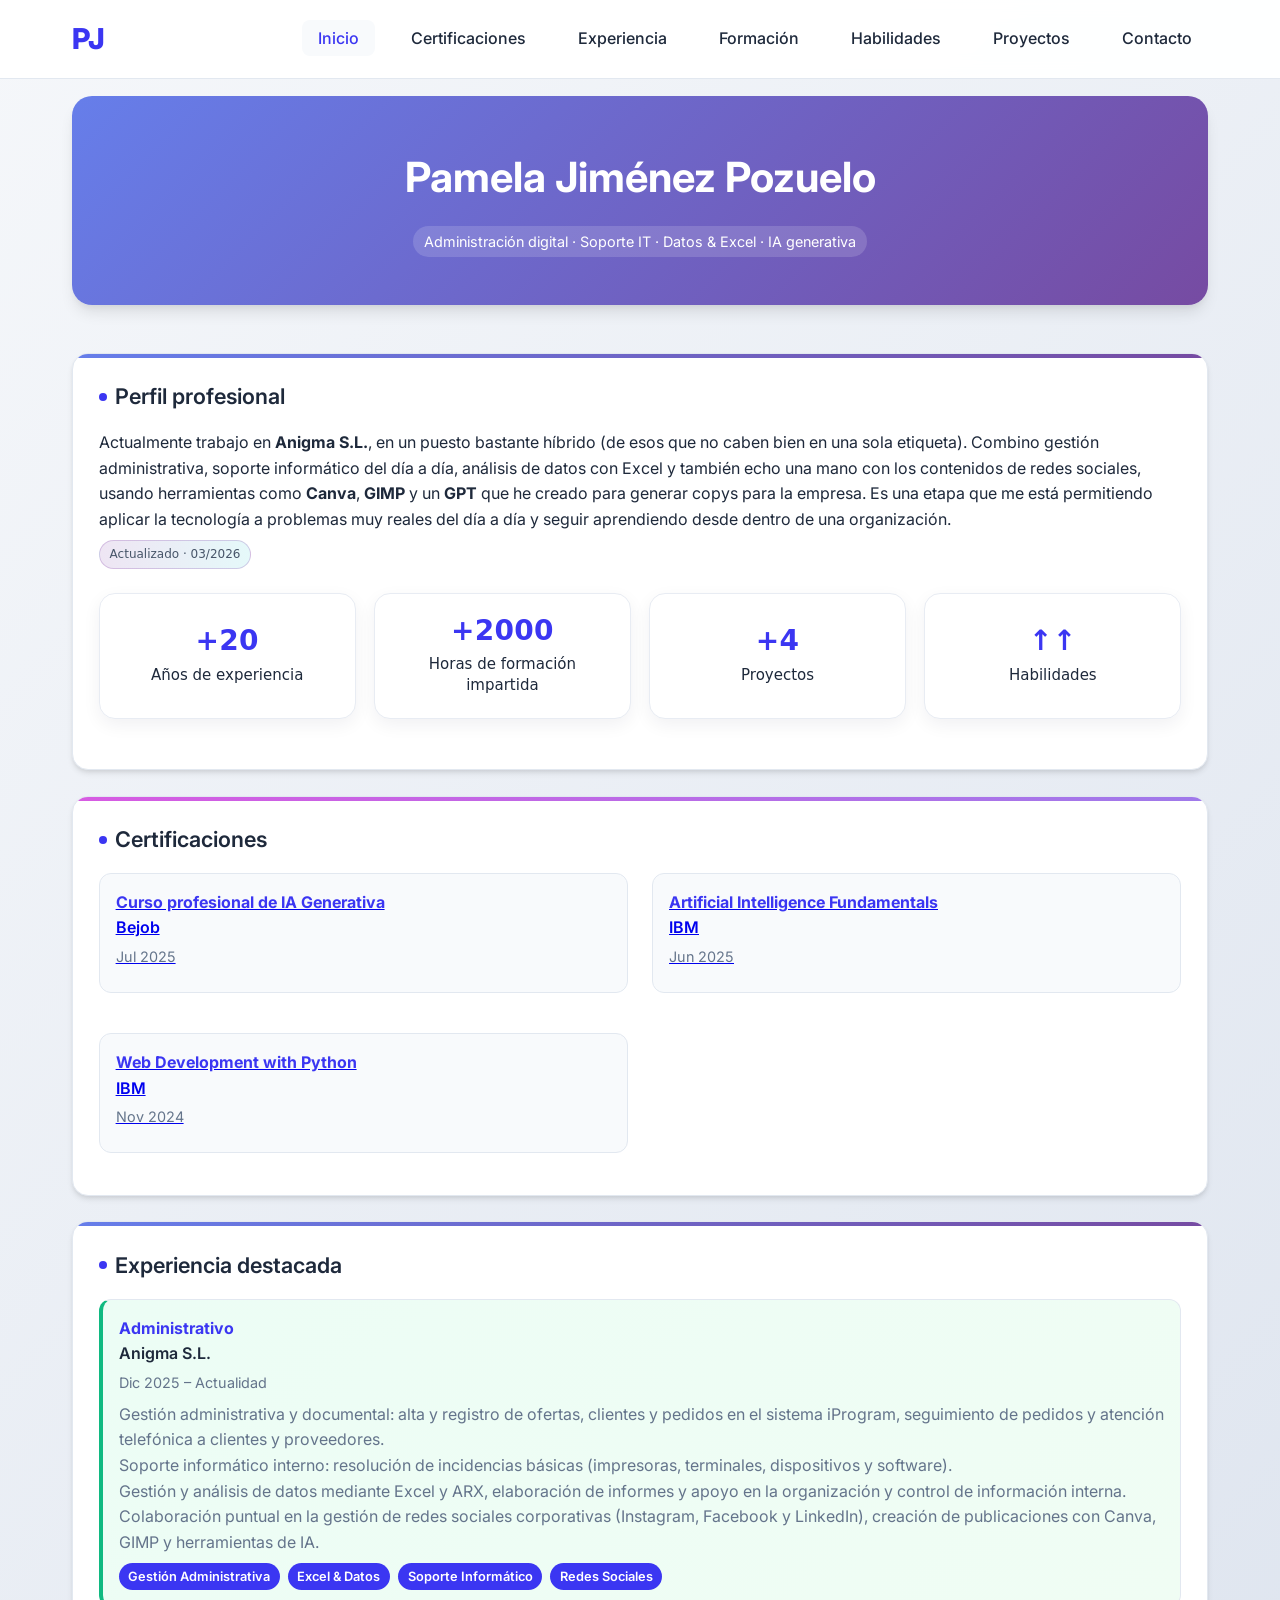
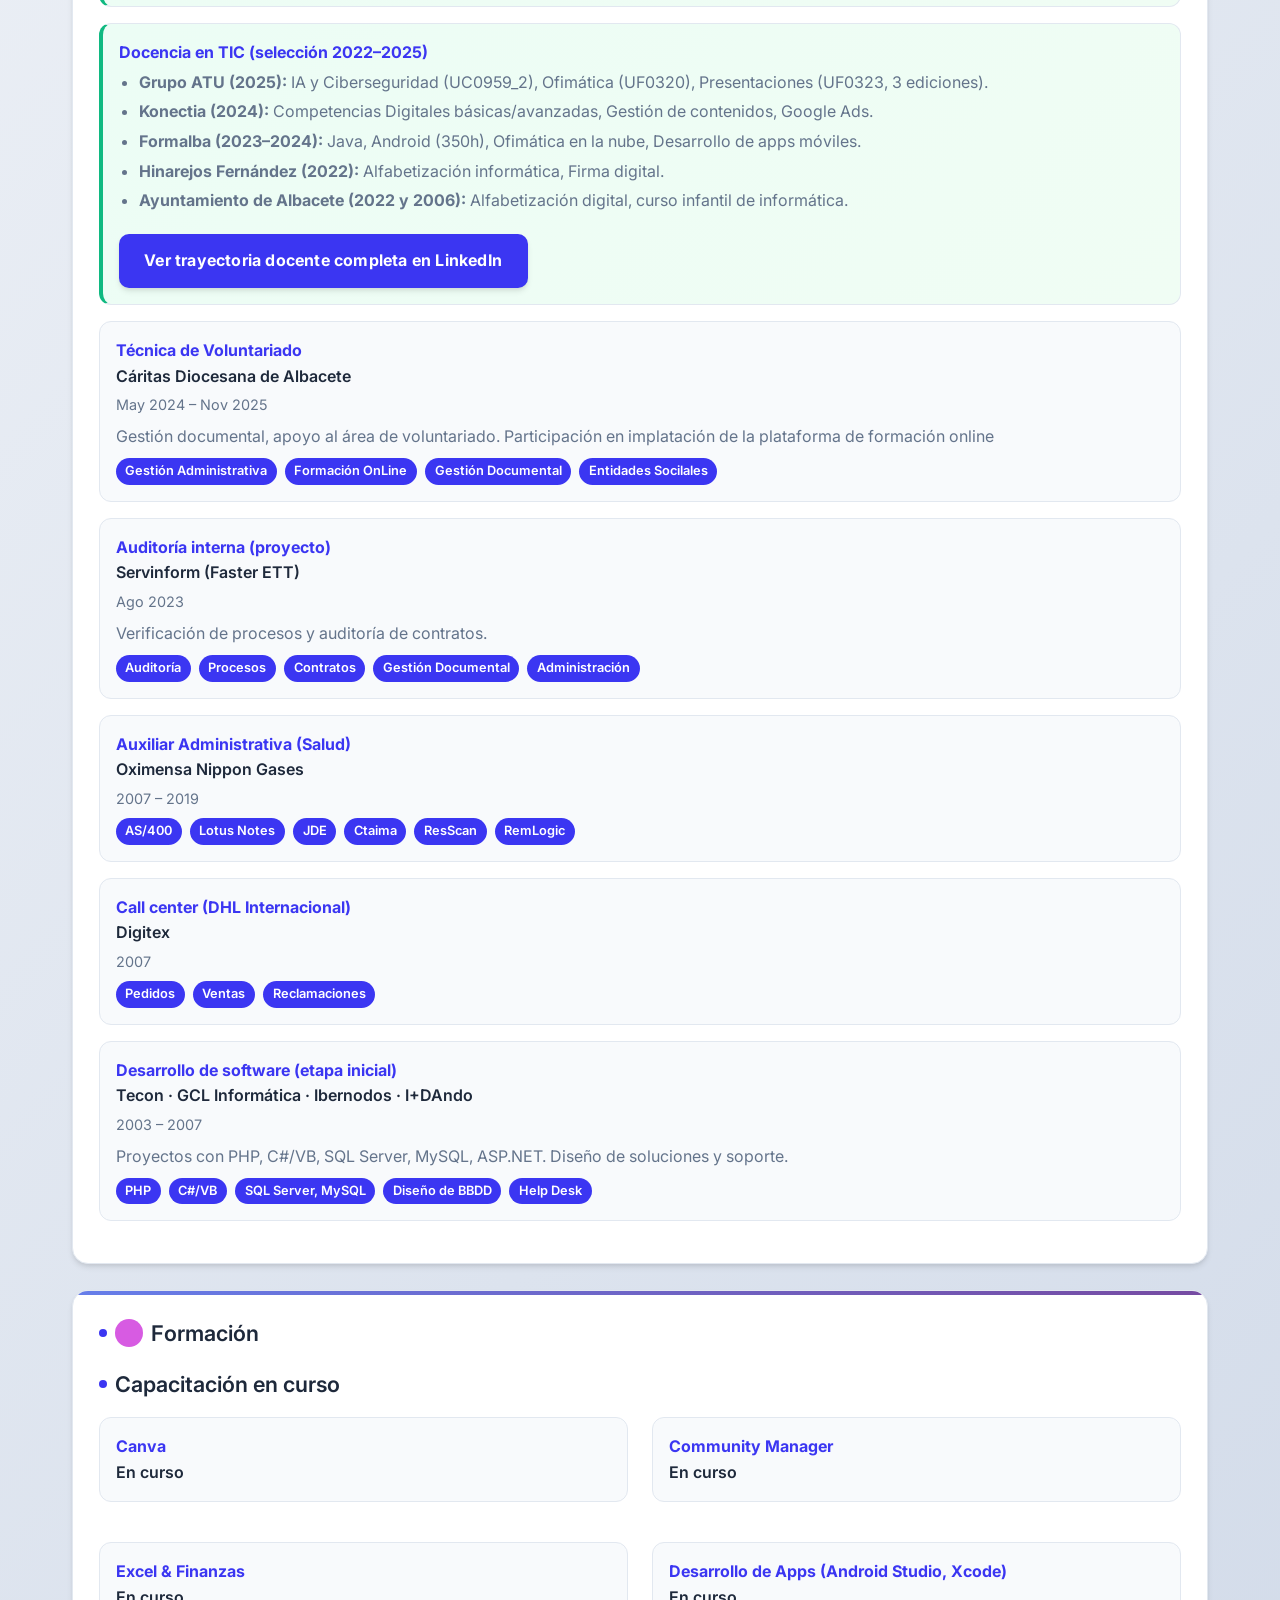
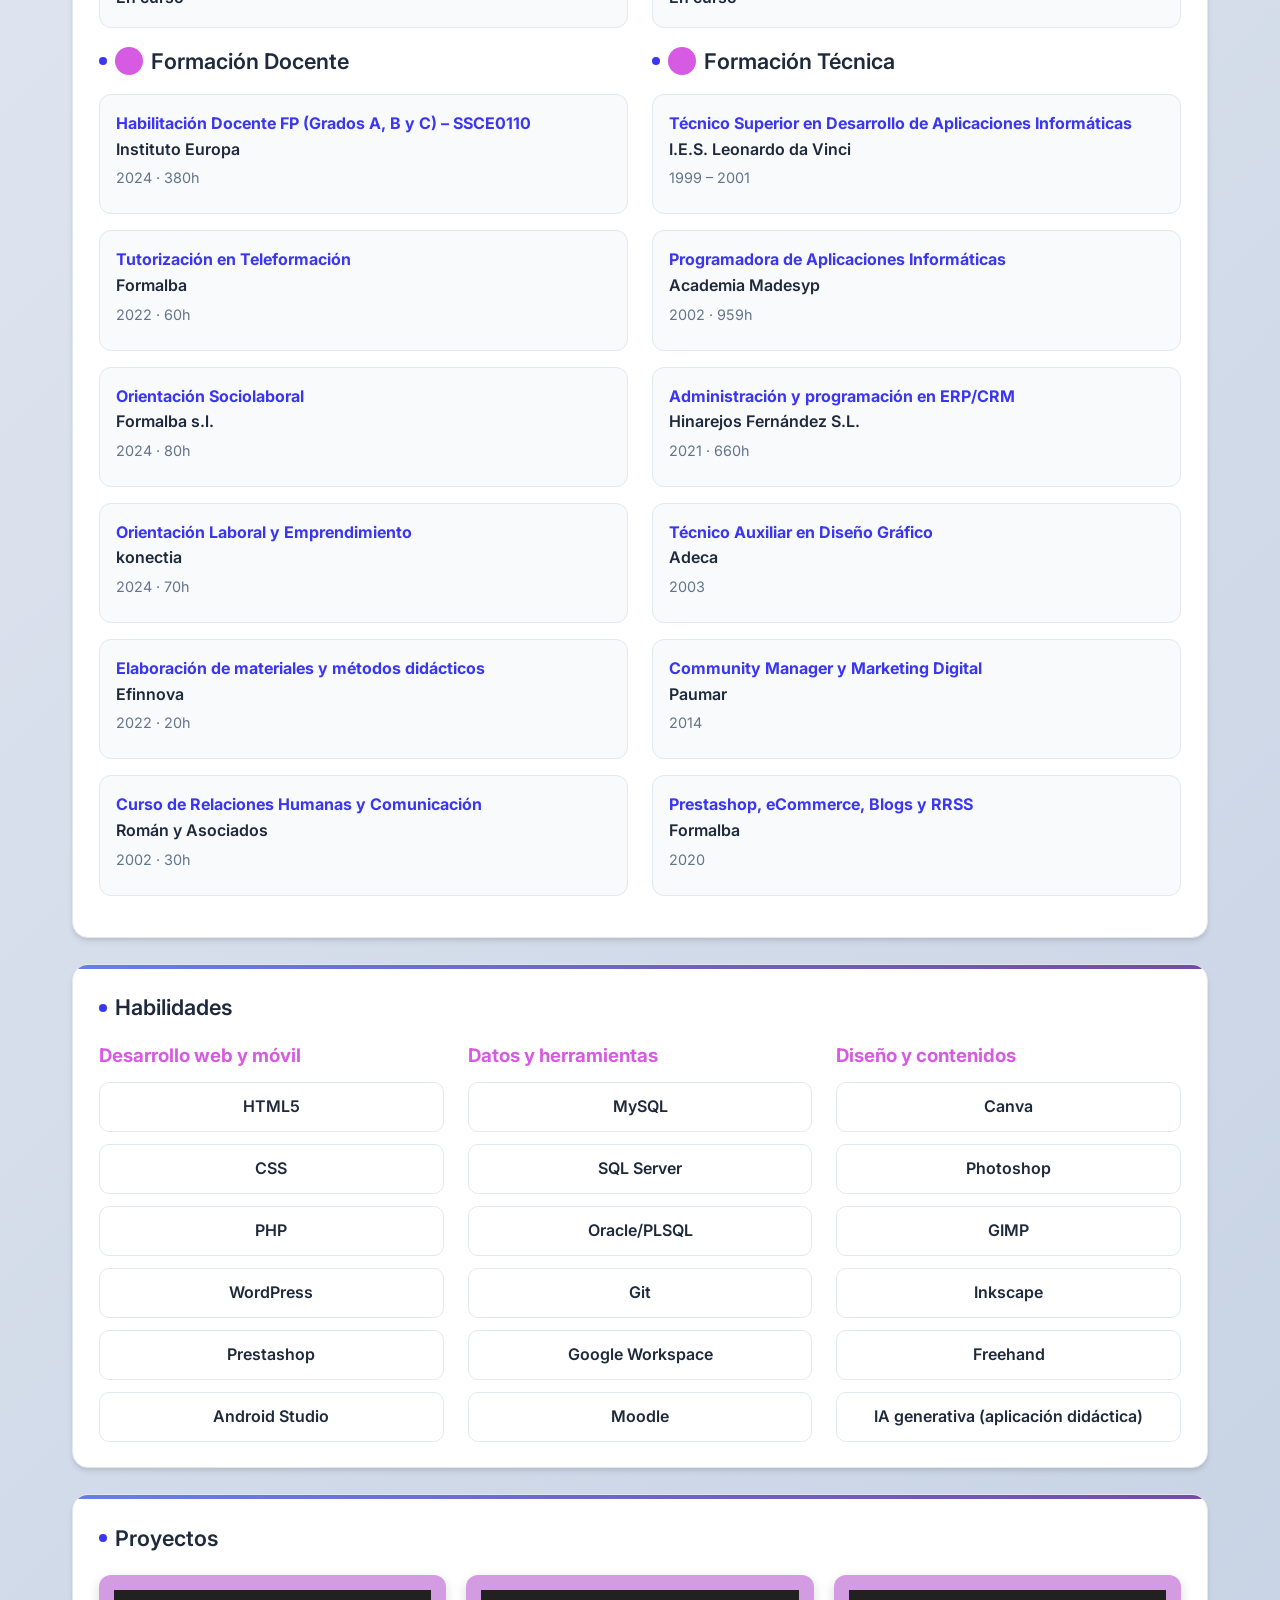
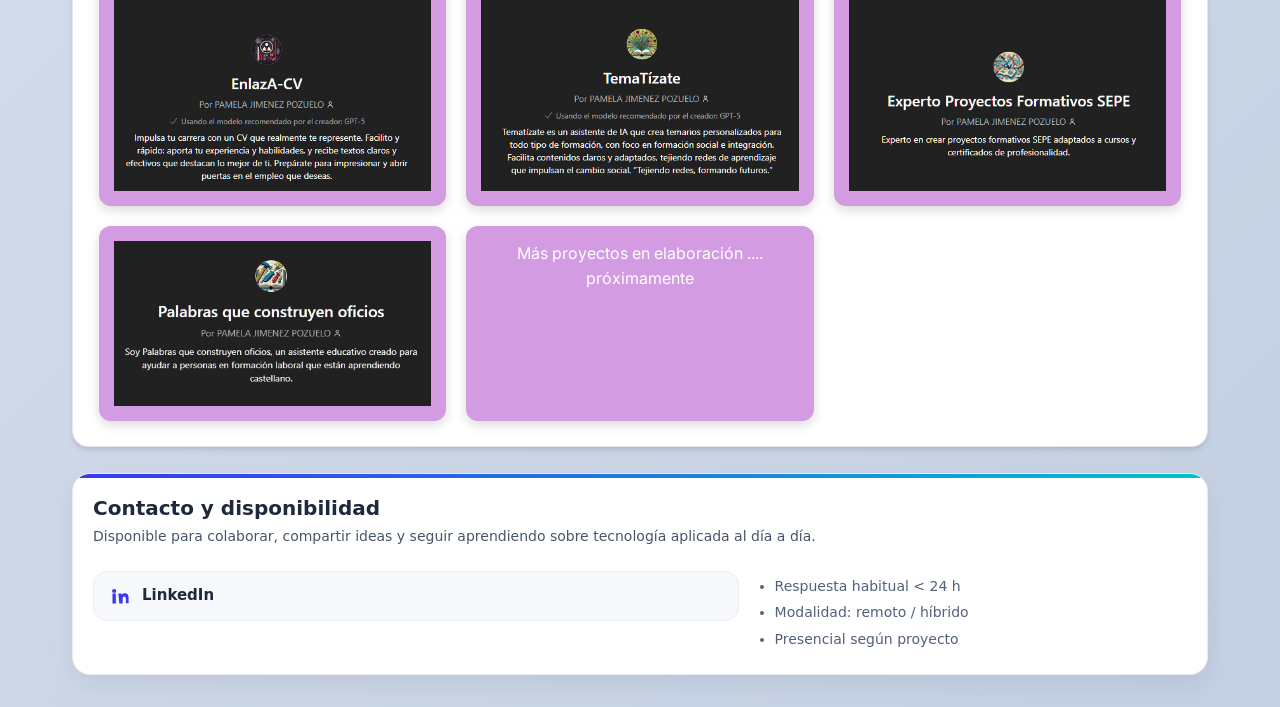
<file: index.html>
<!DOCTYPE html>
<html lang="es">
<head>
  <meta charset="utf-8" />
  <meta name="viewport" content="width=device-width, initial-scale=1" />
  <title>Pamela Jiménez Pozuelo – Tecnología, datos y soluciones digitales</title>
  <meta name="description" content="Docente TIC y desarrolladora. IA generativa aplicada a la formación, desarrollo web/móvil y competencias digitales. 12+ años de experiencia. Disponible para proyectos.">
  <link href="https://fonts.googleapis.com/css2?family=Inter:wght@300;400;500;600;700&display=swap" rel="stylesheet">
  <link rel="stylesheet" href="styles.css" />
</head>
<body>
  <!-- NAV -->
  <nav class="navbar" id="navbar">
    <div class="nav-container">
      <a class="nav-logo pj-logo" href="#inicio">PJ</a>
      <ul class="nav-menu" id="nav-menu">
        <li><a class="nav-link" href="#inicio">Inicio</a></li>
		<li><a class="nav-link" href="#certificaciones">Certificaciones</a></li>
        <li><a class="nav-link" href="#experiencia">Experiencia</a></li>
        <li><a class="nav-link" href="#formacion">Formación</a></li>
        <li><a class="nav-link" href="#habilidades">Habilidades</a></li>
        <li><a class="nav-link" href="#proyectos">Proyectos</a></li>
		<li><a class="nav-link" href="#contacto">Contacto</a></li>
      </ul>
      <div class="nav-toggle" id="nav-toggle"><span></span><span></span><span></span></div>
    </div>
  </nav>

  <main class="container">
    <!-- HEADER -->
    <header id="inicio" class="header fade">
      <h1>Pamela Jiménez Pozuelo</h1>
     <!-- <p class="subtitle">Docencia TIC • Desarrollo de Aplicaciones • Diseño Web</p> -->
      <span class="kicker">Administración digital · Soporte IT · Datos & Excel · IA generativa</span>
    </header>

    <!-- PERFIL -->
    <section class="card fade">
      <h2 class="card-title">Perfil profesional</h2>
     <p> Actualmente trabajo en <strong>Anigma S.L.</strong>, en un puesto bastante híbrido
  (de esos que no caben bien en una sola etiqueta). Combino gestión administrativa,
  soporte informático del día a día, análisis de datos con Excel y también echo una mano
  con los contenidos de redes sociales, usando herramientas como <strong>Canva</strong>,
  <strong>GIMP</strong> y un <strong>GPT</strong> que he creado para generar copys para la empresa.
  Es una etapa que me está permitiendo aplicar la tecnología a problemas muy reales del día a día
  y seguir aprendiendo desde dentro de una organización.
</p>
	  
	  <!-- KPI -->
      <!-- Meta de actualización (discreta, arriba del todo) -->
<div class="site-updated" aria-label="Fecha de última actualización">
  Actualizado · 03/2026
</div>

<section class="kpis" aria-label="Resumen de trayectoria">
  <!-- Años de experiencia → Experiencia laboral -->
  <a class="kpi-card" href="#experiencia-laboral">
    <span class="kpi-number">+20</span>
    <span class="kpi-label">Años de experiencia</span>
  </a>

  <!-- Horas de formación → Experiencia docente -->
  <a class="kpi-card" href="#experiencia-docente">
    <span class="kpi-number">+2000</span>
    <span class="kpi-label">Horas de formación impartida</span>
  </a>

  <!-- Proyectos (GPT, etc.) -->
  <a class="kpi-card" href="#proyectos">
    <span class="kpi-number">+4</span>
    <span class="kpi-label">Proyectos</span>
  </a>

  <!-- Habilidades -->
  <a class="kpi-card" href="#habilidades">
    <span class="kpi-number">↑↑</span>
    <span class="kpi-label">Habilidades</span>
  </a>
</section>


    </section>
	
	<!-- CERTIFICACIONES -->
    <section id="certificaciones" class="card fade accent">
      <h2 class="card-title">Certificaciones</h2>
      <div class="grid two-col">
      <a href="#img1"><div class="experience-item">
          <div class="experience-title">Curso profesional de IA Generativa</div>
          <div class="experience-company">Bejob</div>
          <div class="experience-date">Jul 2025</div>
        </div></a>
	  <a href="https://www.credly.com/badges/7135f47f-0c26-49b2-8541-747163eec8c2/public_url" target="_blank"> <div class="experience-item">
         <div class="experience-title">Artificial Intelligence Fundamentals</div>
          <div class="experience-company">IBM</div>
          <div class="experience-date">Jun 2025</div>
        </div></a>
       <a href="https://www.credly.com/badges/a70a8a11-ea94-4ce7-97e8-737c3f99f45d/public_url" target="_blank" <div class="experience-item">
          <div class="experience-title">Web Development with Python</div>
          <div class="experience-company">IBM</div>
          <div class="experience-date">Nov 2024</div>
        </div></a>
      </div>
  <!-- Modal oculto -->
		
		<div id="img1" class="modal">
			<a href="#" class="close">×</a>
			<img src="img/iadiploma.jpg" alt="Proyecto PDF">
		</div>
    </section>

    <!-- EXPERIENCIA -->
    <section id="experiencia-docente" class="card fade">
      <h2 class="card-title">Experiencia destacada</h2>
  <!-- anigma -->
	  <div class="experience-item current">
        <div class="experience-title">Administrativo</div>
        <div class="experience-company">Anigma S.L.</div>
        <div class="experience-date">Dic 2025 – Actualidad</div>
        <div class="experience-description">Gestión administrativa y documental: alta y registro de ofertas, clientes y pedidos en el sistema iProgram, seguimiento de pedidos y atención telefónica a clientes y proveedores.
<br/>Soporte informático interno: resolución de incidencias básicas (impresoras, terminales, dispositivos y software).<br/>
Gestión y análisis de datos mediante Excel y ARX, elaboración de informes y apoyo en la organización y control de información interna.<br/>
Colaboración puntual en la gestión de redes sociales corporativas (Instagram, Facebook y LinkedIn), creación de publicaciones con Canva, GIMP y herramientas de IA.</div>
		<div class="tech-list">
          <span class="tech-tag">Gestión Administrativa</span><span class="tech-tag">Excel & Datos</span><span class="tech-tag">Soporte Informático</span><span class="tech-tag">Redes Sociales</span>
        </div>
      </div>
      <!-- Docencia resumida + CTA a LinkedIn -->
      <div class="experience-item current">
        <div class="experience-title">Docencia en TIC (selección 2022–2025)</div>
        <div class="experience-description">
          <ul class="clean">
            <li><strong>Grupo ATU (2025):</strong> IA y Ciberseguridad (UC0959_2), Ofimática (UF0320), Presentaciones (UF0323, 3 ediciones).</li>
            <li><strong>Konectia (2024):</strong> Competencias Digitales básicas/avanzadas, Gestión de contenidos, Google Ads.</li>
            <li><strong>Formalba (2023–2024):</strong> Java, Android (350h), Ofimática en la nube, Desarrollo de apps móviles.</li>
            <li><strong>Hinarejos Fernández (2022):</strong> Alfabetización informática, Firma digital.</li>
            <li><strong>Ayuntamiento de Albacete (2022 y 2006):</strong> Alfabetización digital, curso infantil de informática.</li>
          </ul>
        </div>
        <a href="https://www.linkedin.com/in/pamela-j-b5602755/" class="btn-primary" target="_blank" rel="noopener">
          Ver trayectoria docente completa en LinkedIn
        </a>
      </div>
  
  <!-- Otros puestos -->
	 <div class="experience-item">
        <div class="experience-title">Técnica de Voluntariado</div>
        <div class="experience-company">Cáritas Diocesana de Albacete</div>
        <div class="experience-date">May 2024 – Nov 2025</div>
        <div class="experience-description">Gestión documental, apoyo al área de voluntariado. Participación en implatación de la plataforma de formación online</div>
		<div class="tech-list">
          <span class="tech-tag">Gestión Administrativa</span><span class="tech-tag">Formación OnLine</span><span class="tech-tag">Gestión Documental</span><span class="tech-tag">Entidades Socilales</span>
        </div>
	 </div>
      	  
      <div class="experience-item">
        <div class="experience-title">Auditoría interna (proyecto)</div>
        <div class="experience-company">Servinform (Faster ETT)</div>
        <div class="experience-date">Ago 2023</div>
        <div class="experience-description">Verificación de procesos y auditoría de contratos.</div>
		<div class="tech-list">
          <span class="tech-tag">Auditoría</span><span class="tech-tag">Procesos</span><span class="tech-tag">Contratos</span>
          <span class="tech-tag">Gestión Documental</span><span class="tech-tag">Administración</span>
        </div>
      </div>

      <div class="experience-item">
        <div class="experience-title">Auxiliar Administrativa (Salud)</div>
        <div class="experience-company">Oximensa Nippon Gases</div>
        <div class="experience-date">2007 – 2019</div>
        <div class="tech-list">
          <span class="tech-tag">AS/400</span><span class="tech-tag">Lotus Notes</span><span class="tech-tag">JDE</span>
          <span class="tech-tag">Ctaima</span><span class="tech-tag">ResScan</span><span class="tech-tag">RemLogic</span>
        </div>
      </div>
	  <div class="experience-item">
        <div class="experience-title">Call center (DHL Internacional)</div>
        <div class="experience-company">Digitex</div>
        <div class="experience-date">2007</div>
        <div class="tech-list">
          <span class="tech-tag">Pedidos</span><span class="tech-tag">Ventas</span><span class="tech-tag">Reclamaciones</span>
        </div>
      </div>
      <div class="experience-item">
        <div class="experience-title">Desarrollo de software (etapa inicial)</div>
        <div class="experience-company">Tecon · GCL Informática · Ibernodos · I+DAndo</div>
        <div class="experience-date">2003 – 2007</div>
        <div class="experience-description">Proyectos con PHP, C#/VB, SQL Server, MySQL, ASP.NET. Diseño de soluciones y soporte.</div>
		<div class="tech-list">
          <span class="tech-tag">PHP</span><span class="tech-tag">C#/VB</span><span class="tech-tag">SQL Server, MySQL</span><span class="tech-tag">Diseño de BBDD</span><span class="tech-tag">Help Desk</span>
        </div>
		
      </div>
    </section>

    <!-- FORMACIÓN -->
    <section id="formacion" class="card fade">
      <h2 class="card-title"><span class="section-number"></span>Formación </h2>
 <div><h3 class="card-title" style="margin-top:1rem">Capacitación en curso</h3>
     	<div class="grid two-col">
				<div class="experience-item">
            	<div class="experience-title">Canva</div>
            	<div class="experience-company">En curso</div>
          	</div>
				<div class="experience-item">
            	<div class="experience-title">Community Manager</div>
            	<div class="experience-company">En curso</div>
          	</div>
        	<div class="experience-item">
            	<div class="experience-title">Excel & Finanzas</div>
            	<div class="experience-company">En curso</div>
          	</div>
          	<div class="experience-item">
            	<div class="experience-title">Desarrollo de Apps (Android Studio, Xcode)</div>
            	<div class="experience-company">En curso</div>
          	</div>
          
        </div>
      </div>
      <div class="grid two-col">
       <div> <h3 class="card-title"><span class="section-number"></span>Formación Docente</h3>
		<div class="experience-item">
            <div class="experience-title">Habilitación Docente FP (Grados A, B y C) – SSCE0110</div>
            <div class="experience-company">Instituto Europa</div>
            <div class="experience-date">2024 · 380h</div>
          </div>
            <div class="experience-item">
            <div class="experience-title">Tutorización en Teleformación</div>
            <div class="experience-company">Formalba</div>
            <div class="experience-date">2022 · 60h</div>
          </div>
		  <div class="experience-item">
            <div class="experience-title">Orientación Sociolaboral </div>
            <div class="experience-company">Formalba s.l. </div>
            <div class="experience-date">2024 · 80h</div>
          </div>
		  <div class="experience-item">
            <div class="experience-title">Orientación Laboral y Emprendimiento</div>
            <div class="experience-company">konectia</div>
            <div class="experience-date">2024 · 70h</div>
          </div>
		  <div class="experience-item">
            <div class="experience-title">Elaboración de materiales y métodos didácticos</div>
            <div class="experience-company">Efinnova</div>
            <div class="experience-date">2022 · 20h</div>
          </div>
		  <div class="experience-item">
            <div class="experience-title">Curso de Relaciones Humanas y Comunicación</div>
            <div class="experience-company">Román y Asociados</div>
            <div class="experience-date">2002 · 30h</div>
          </div>

        </div>

        <div> <h3 class="card-title"><span class="section-number"></span>Formación Técnica</h3>
           <div class="experience-item">
            <div class="experience-title">Técnico Superior en Desarrollo de Aplicaciones Informáticas</div>
            <div class="experience-company">I.E.S. Leonardo da Vinci</div>
            <div class="experience-date">1999 – 2001</div>
          </div>
          <div class="experience-item">
            <div class="experience-title">Programadora de Aplicaciones Informáticas</div>
            <div class="experience-company">Academia Madesyp</div>
            <div class="experience-date">2002 · 959h</div>
          </div>
          <div class="experience-item">
            <div class="experience-title">Administración y programación en ERP/CRM</div>
            <div class="experience-company">Hinarejos Fernández S.L.</div>
            <div class="experience-date">2021 · 660h</div>
          </div>
		  <div class="experience-item">
            <div class="experience-title">Técnico Auxiliar en Diseño Gráfico</div>
            <div class="experience-company">Adeca</div>
            <div class="experience-date">2003</div>
          </div>
          <div class="experience-item">
            <div class="experience-title">Community Manager y Marketing Digital</div>
            <div class="experience-company">Paumar</div>
            <div class="experience-date">2014</div>
          </div>
          <div class="experience-item">
            <div class="experience-title">Prestashop, eCommerce, Blogs y RRSS</div>
            <div class="experience-company">Formalba</div>
            <div class="experience-date">2020</div>
          </div>
         </div>
      </div>

    
    </section>

    <!-- HABILIDADES -->
    <section id="habilidades" class="card fade">
      <h2 class="card-title">Habilidades</h2>
      <div class="grid three-col">
        <div>
          <h3 style="color:var(--accent);margin-bottom:.7rem">Desarrollo web y móvil</h3>
          <div class="skills-grid">
            <div class="skill-item">HTML5</div><div class="skill-item">CSS</div>
            <div class="skill-item">PHP</div><div class="skill-item">WordPress</div><div class="skill-item">Prestashop</div>
            <div class="skill-item">Android Studio</div>
          </div>
        </div>
        <div>
          <h3 style="color:var(--accent);margin-bottom:.7rem">Datos y herramientas</h3>
          <div class="skills-grid">
            <div class="skill-item">MySQL</div><div class="skill-item">SQL Server</div><div class="skill-item">Oracle/PLSQL</div>
            <div class="skill-item">Git</div><div class="skill-item">Google Workspace</div><div class="skill-item">Moodle</div>
            
          </div>
        </div>
        <div>
          <h3 style="color:var(--accent);margin-bottom:.7rem">Diseño y contenidos</h3>
          <div class="skills-grid">
            <div class="skill-item">Canva</div><div class="skill-item">Photoshop</div><div class="skill-item">GIMP</div><div class="skill-item">Inkscape</div><div class="skill-item">Freehand</div>
            <div class="skill-item">IA generativa (aplicación didáctica)</div>
          </div>
        </div>
      </div>
    </section>

    
	<!-- Proyectos -->
    <section id="proyectos" class="card fade">
      <h2 class="card-title">Proyectos</h2>
      <div class="proyectos-grid ">
        <div class="proyecto-card"><a href="https://chatgpt.com/g/g-685eb9aaa2b48191b2f0e70502fcaccb-enlaza-cv" target="_blank" rel="noopener noreferrer"><img class="responsive-image" src="img/enlazacv.jpg"/></a></div>
        <div class="proyecto-card"><a href="https://chatgpt.com/g/g-68726d4a4b988191a131a294355195f8-tematizate" target="_blank" rel="noopener noreferrer"><img class="responsive-image" src="img/tematizate.jpg"/></a></div>
        <div class="proyecto-card"><a href="https://chatgpt.com/g/g-68a2e5536b2881918038b0a010188077-experto-proyectos-formativos-sepe" target="_blank" rel="noopener noreferrer"><img class="responsive-image" src="img/sepe.jpg"/></a></div>
		<div class="proyecto-card"><a href="https://chatgpt.com/g/g-68e7cb1bb538819188c866cdf27bdb93-palabras-que-construyen-oficios" target="_blank" rel="noopener noreferrer"><img class="responsive-image" src="img/oficio.jpg"/></a></div>  
		<div class="proyecto-card">Más proyectos en elaboración .... próximamente</div>
      </div>
	  
    </section>

    <!-- CONTACTO -->
   <section id="contacto" class="contact-card" aria-labelledby="contacto-title">
  <header class="contact-head">
    <h2 id="contacto-title">Contacto y disponibilidad</h2>
    <p class="contact-claim">Disponible para colaborar, compartir ideas y seguir aprendiendo sobre tecnología aplicada al día a día.</p>
  </header>

  <div class="contact-grid">
    <!-- Datos -->
    <div class="contact-info">
   <!--   <a class="contact-btn" href="mailto:pamela.jimenezpozuelo@hotmail.com" aria-label="Enviar correo a info@pamweb.es"> -->
        <!-- icono mail 
        <svg viewBox="0 0 24 24" aria-hidden="true"><path d="M20 4H4a2 2 0 0 0-2 2v12a2 2 0 0 0 2 2h16a2 2 0 0 0 2-2V6a2 2 0 0 0-2-2Zm0 4-8 5L4 8V6l8 5 8-5Z"/></svg>
        <span>info@pamweb.es</span>
      </a>-->

      <a class="contact-btn" href="https://www.linkedin.com/in/pamela-j-b5602755/" target="_blank" rel="noopener" aria-label="Abrir perfil en LinkedIn">
        <!-- icono in -->
        <svg viewBox="0 0 24 24" aria-hidden="true"><path d="M4.98 3.5A2.5 2.5 0 1 1 5 8.5 2.5 2.5 0 0 1 4.98 3.5ZM3 9h4v12H3zm7 0h3.8v1.8h.05c.53-1 1.82-2.05 3.75-2.05 4 0 4.7 2.6 4.7 6v6H19v-5.3c0-1.27-.02-2.9-1.77-2.9-1.77 0-2.04 1.38-2.04 2.8V21h-4z"/></svg>
        <span>LinkedIn</span>
      </a>
    </div>

    <!-- Lateral opcional (mensaje breve) -->
    <aside class="contact-aside">
      <ul class="contact-highlights">
        <li>Respuesta habitual &lt; 24 h</li>
        <li>Modalidad: remoto / híbrido</li>
        <li>Presencial según proyecto</li>
      </ul>
    </aside>
  </div>
</section>

  </main>

  <script>
    // Toggle móvil
    const toggle=document.getElementById('nav-toggle');
    const menu=document.getElementById('nav-menu');
    if(toggle){toggle.addEventListener('click',()=>menu.classList.toggle('active'));}

    // Navbar al hacer scroll
    const navbar=document.getElementById('navbar');
    window.addEventListener('scroll',()=>{ if(window.scrollY>100) navbar.classList.add('scrolled'); else navbar.classList.remove('scrolled'); });

    // Enlaces activos + efectos de aparición
    const sections=[...document.querySelectorAll('#inicio,.card[id],section[id]')];
    const links=[...document.querySelectorAll('.nav-link')];
    const onScroll=()=> {
      let current='';
      sections.forEach(s=>{ if(window.scrollY >= (s.offsetTop-200)) current=s.id; });
      links.forEach(a=>{ a.classList.toggle('active', a.getAttribute('href')===`#${current}`); });
    };
    window.addEventListener('scroll',onScroll);

    // Fade-in
    const observer=new IntersectionObserver((entries)=>{
      entries.forEach(e=>{ if(e.isIntersecting){ e.target.classList.add('show'); observer.unobserve(e.target);} });
    },{threshold:.15,rootMargin:'0px 0px -50px 0px'});
    document.querySelectorAll('.fade').forEach(el=>observer.observe(el));
  </script>
</body>
</html>
</file>
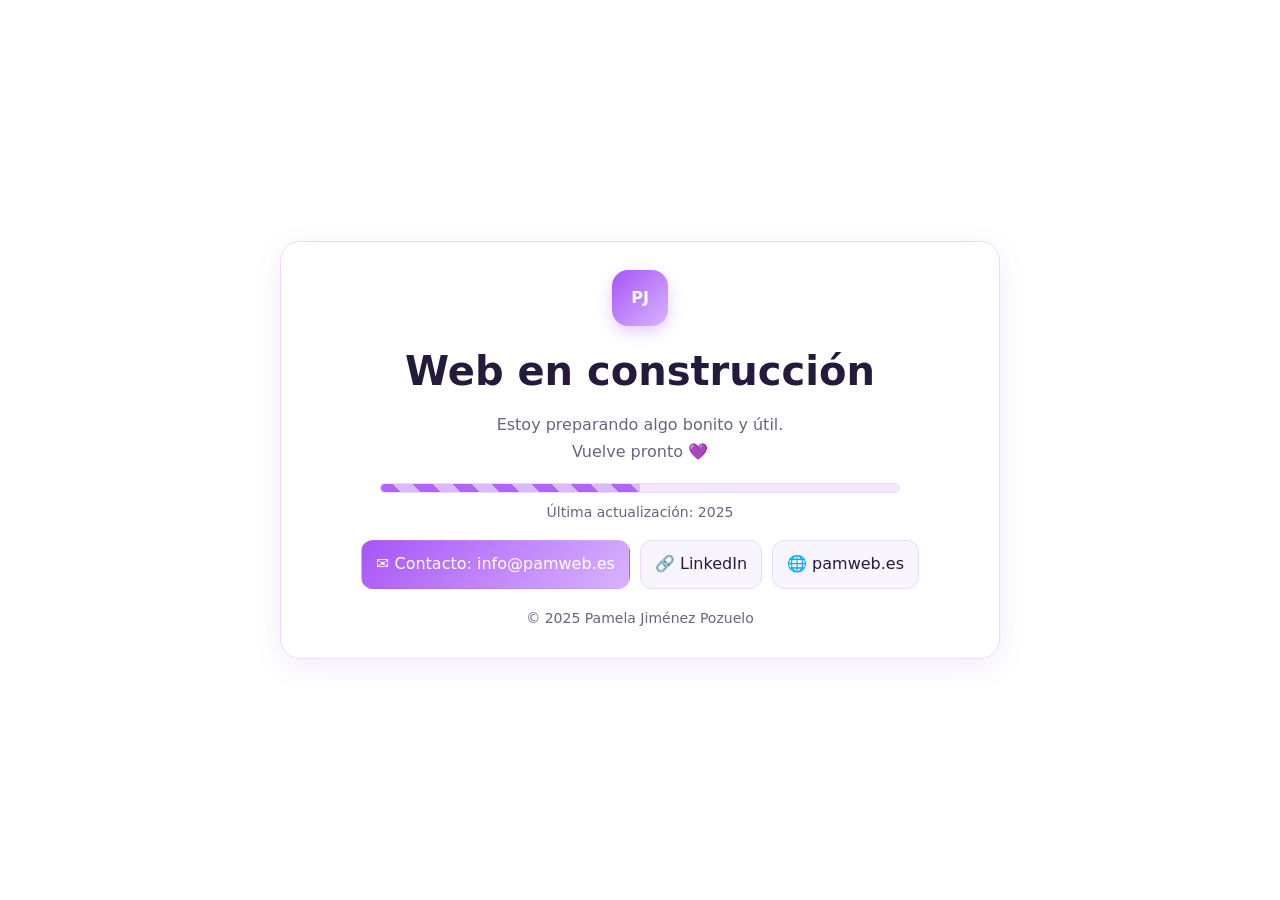
<file: C_index.html>
<!doctype html>
<html lang="es">
<head>
  <!-- ======================================
       WEB EN CONSTRUCCIÓN — pamweb.es
       Archivo: index.html
       Autor: Pamela Jiménez Pozuelo
       ====================================== -->

  <meta charset="utf-8">
  <meta name="viewport" content="width=device-width,initial-scale=1">
  <meta name="robots" content="noindex, nofollow">
  <title>Web en construcción — pamweb.es</title>
  <meta name="description" content="Sitio en construcción. Vuelve pronto.">

  <style>
    /* ============================
       TEMA (LILA CLARA)
       ============================ */
    :root{
      --bg: #ffffff;        /* fondo */
      --text: #241a3b;      /* texto principal (morado muy oscuro) */
      --muted: #6b6480;     /* texto secundario */
      --panel: #ffffff;     /* tarjeta central */
      --border: #eadbfd;    /* borde lavanda suave */
      --chip: #f8f5ff;      /* badges pastel */
      --violet: #a855f7;    /* lila principal */
      --violet-2: #d8b4fe;  /* lila claro */
      --shadow: 0 8px 28px rgba(168,85,247,.12);
      --radius: 20px;
    }

    /* Reset mínimo */
    *{box-sizing:border-box}
    html{scroll-behavior:smooth}
    body{
      margin:0;
      background:var(--bg);
      color:var(--text);
      font:16px/1.65 system-ui,-apple-system,"Segoe UI",Roboto,Ubuntu,Arial,"Helvetica Neue";
    }
    a{color:var(--violet);text-decoration:none}
    a:hover{text-decoration:underline}

    /* Layout centrado */
    .wrap{
      min-height:100dvh;            /* pantalla completa */
      display:grid;
      place-items:center;           /* centrado vertical+horizontal */
      padding:24px;
    }
    .card{
      width:100%;
      max-width:720px;
      background:var(--panel);
      border:1px solid var(--border);
      border-radius:var(--radius);
      box-shadow:var(--shadow);
      padding:28px;
      text-align:center;
    }

    /* Encabezado */
    .logo{
      width:56px;height:56px;border-radius:16px;
      margin:0 auto 12px auto;
      display:grid;place-items:center;
      color:#fff;font-weight:800;
      background:linear-gradient(135deg,var(--violet),var(--violet-2));
      box-shadow:0 6px 16px rgba(168,85,247,.28);
    }
    h1{font-size:clamp(28px,4vw,40px);margin:.2em 0}
    .lead{color:var(--muted);margin:0 0 10px}

    /* Barra de progreso "obra" (solo CSS) */
    .bar{
      position:relative;
      height:10px;
      border-radius:999px;
      background:#f3e8ff;           /* lila muy claro */
      border:1px solid var(--border);
      overflow:hidden;
      margin:18px auto 8px auto;
      max-width:520px;
    }
    .bar span{
      position:absolute;inset:0 auto 0 0;
      width:50%;
      background:
        repeating-linear-gradient(45deg,
          rgba(168,85,247,.9) 0 14px,
          rgba(216,180,254,.9) 14px 28px);
      animation:move 1.2s linear infinite;
    }
    @keyframes move{
      from{transform:translateX(-60%)}
      to  {transform:translateX(110%)}
    }
    .hint{font-size:14px;color:var(--muted);margin:0 0 16px}

    /* Botones de acción */
    .actions{display:flex;flex-wrap:wrap;gap:10px;justify-content:center;margin-top:8px}
    .btn{
      display:inline-flex;align-items:center;gap:8px;
      padding:10px 14px;border-radius:12px;
      border:1px solid var(--border);
      background:var(--chip);
      color:inherit;
    }
    .btn.primary{
      background:linear-gradient(135deg,var(--violet),var(--violet-2));
      color:#fff;border-color:transparent;
    }

    /* Pie */
    footer{margin-top:18px;color:var(--muted);font-size:14px}

    /* Accesibilidad: reduce movimiento si el usuario lo pide */
    @media (prefers-reduced-motion: reduce){
      .bar span{animation:none;transform:none}
    }
  </style>
</head>

<body>
  <main class="wrap">
    <section class="card" aria-labelledby="t-obra">
      <div class="logo" aria-hidden="true">PJ</div>
      <h1 id="t-obra">Web en construcción</h1>
      <p class="lead">Estoy preparando algo bonito y útil. <br>Vuelve pronto 💜</p>

      <!-- Barra de progreso decorativa -->
      <div class="bar" role="img" aria-label="Trabajando en la web">
        <span aria-hidden="true"></span>
      </div>
      <p class="hint">Última actualización: 2025</p>

      <!-- Acciones -->
      <div class="actions">
        <a class="btn primary" href="mailto:info@pamweb.es">✉️ Contacto: info@pamweb.es</a>
        <a class="btn" href="https://www.linkedin.com/in/pamela-j-b5602755/" target="_blank" rel="noopener">🔗 LinkedIn</a>
        <a class="btn" href="https://pamweb.es" rel="noopener">🌐 pamweb.es</a>
      </div>

      <footer>© 2025 Pamela Jiménez Pozuelo</footer>
    </section>
  </main>
</body>
</html>
</file>
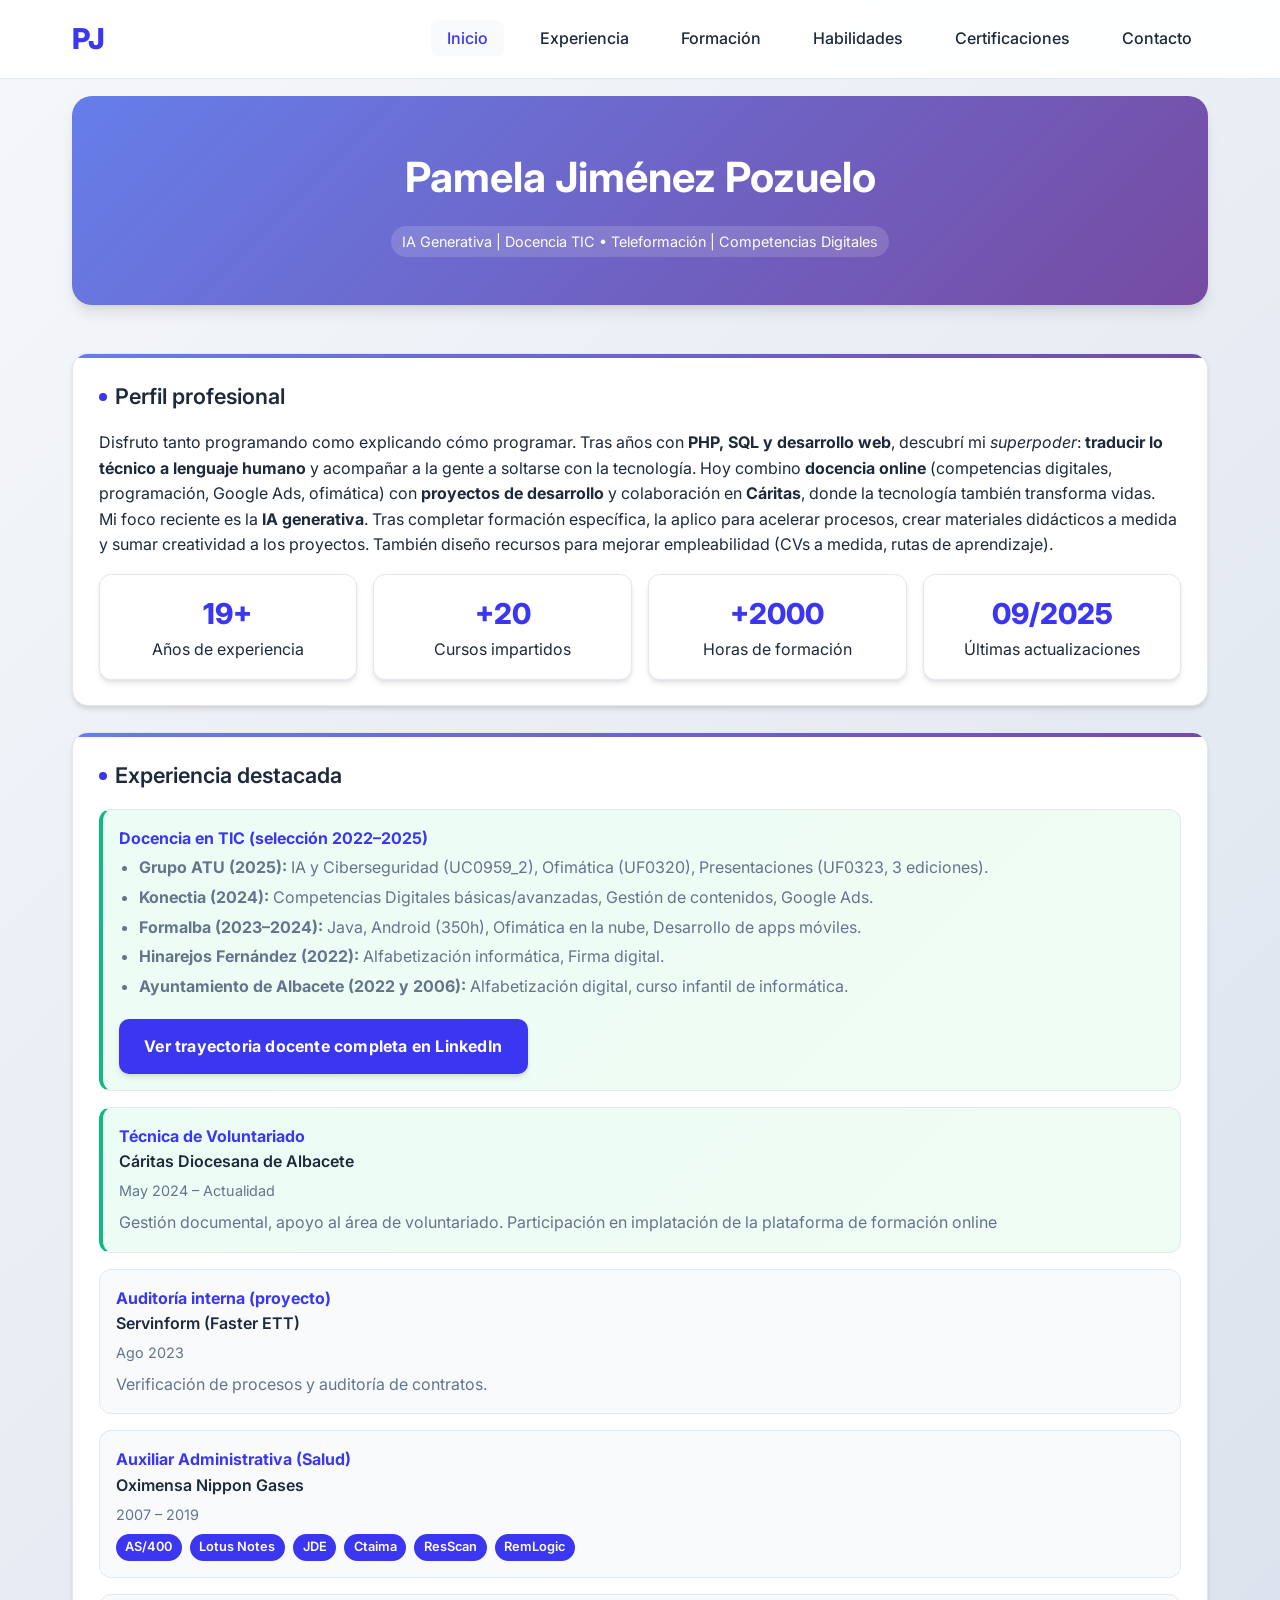
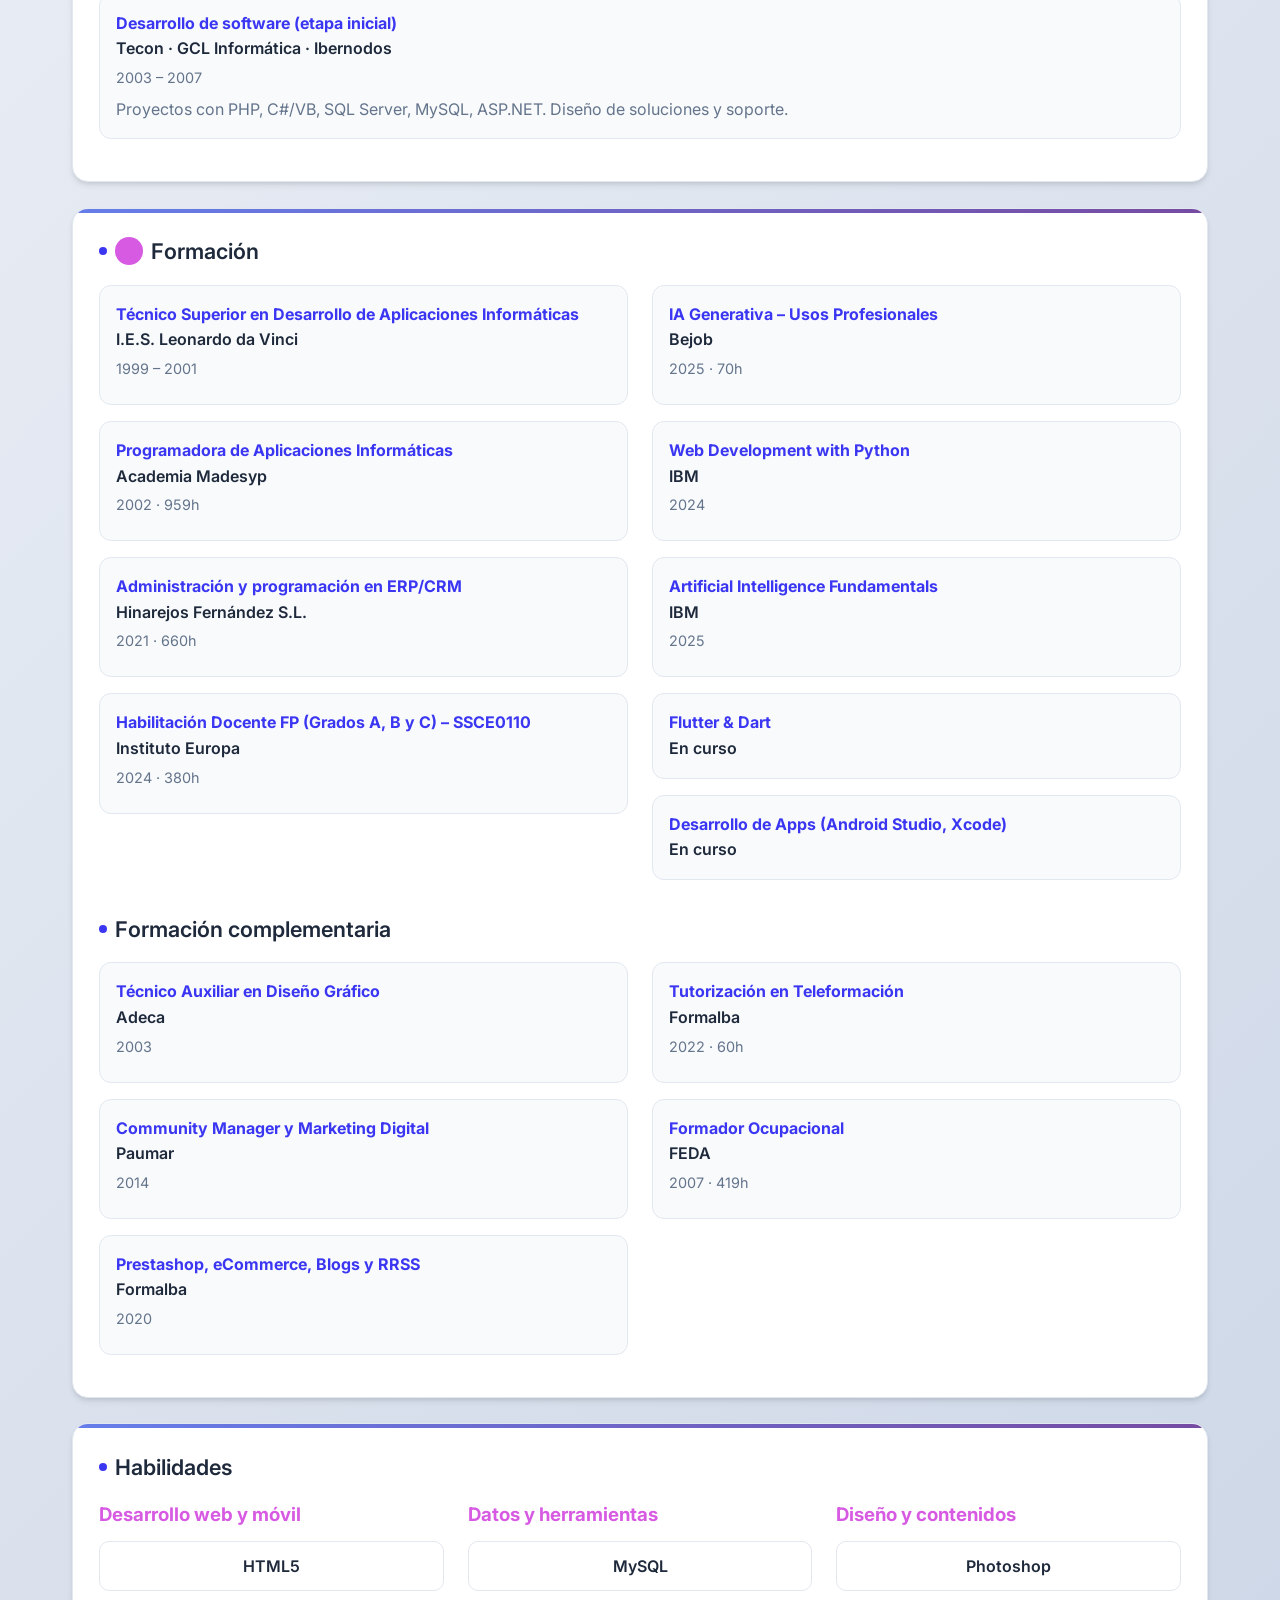
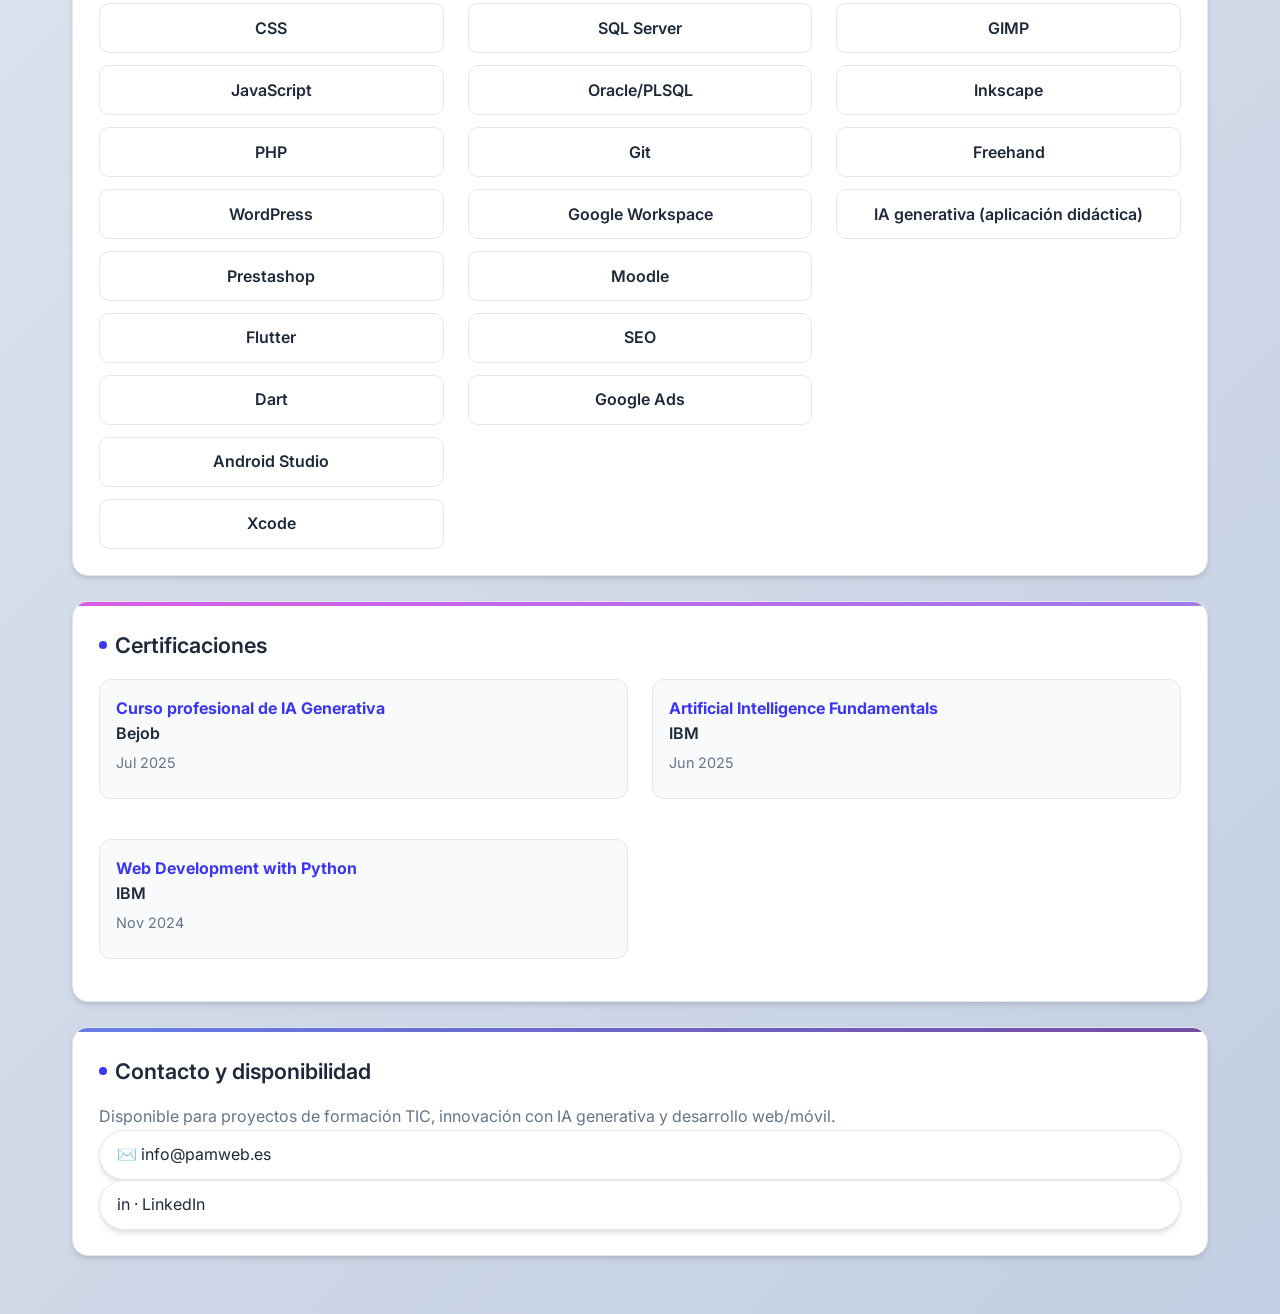
<file: indexcv.html>
<!DOCTYPE html>
<html lang="es">
<head>
  <meta charset="utf-8" />
  <meta name="viewport" content="width=device-width, initial-scale=1" />
  <title>Pamela Jiménez Pozuelo – Docencia TIC • IA Generativa • Desarrollo</title>
  <meta name="description" content="Docente TIC y desarrolladora. IA generativa aplicada a la formación, desarrollo web/móvil y competencias digitales. 12+ años de experiencia. Disponible para proyectos.">
  <link href="https://fonts.googleapis.com/css2?family=Inter:wght@300;400;500;600;700&display=swap" rel="stylesheet">
  <link rel="stylesheet" href="styles.css" />
</head>
<body>
  <!-- NAV -->
  <nav class="navbar" id="navbar">
    <div class="nav-container">
      <a class="nav-logo pj-logo" href="#inicio">PJ</a>
      <ul class="nav-menu" id="nav-menu">
        <li><a class="nav-link" href="#inicio">Inicio</a></li>
        <li><a class="nav-link" href="#experiencia">Experiencia</a></li>
        <li><a class="nav-link" href="#formacion">Formación</a></li>
        <li><a class="nav-link" href="#habilidades">Habilidades</a></li>
        <li><a class="nav-link" href="#certificaciones">Certificaciones</a></li>
        <li><a class="nav-link" href="#contacto">Contacto</a></li>
      </ul>
      <div class="nav-toggle" id="nav-toggle"><span></span><span></span><span></span></div>
    </div>
  </nav>

  <main class="container">
    <!-- HEADER -->
    <header id="inicio" class="header fade">
      <h1>Pamela Jiménez Pozuelo</h1>
     <!-- <p class="subtitle">Docencia TIC • Desarrollo de Aplicaciones • Diseño Web</p> -->
      <span class="kicker">IA Generativa | Docencia TIC • Teleformación | Competencias Digitales</span>
    </header>

    <!-- PERFIL -->
    <section class="card fade">
      <h2 class="card-title">Perfil profesional</h2>
      <p>
        Disfruto tanto programando como explicando cómo programar. Tras años con <strong>PHP, SQL y desarrollo web</strong>,
        descubrí mi <em>superpoder</em>: <strong>traducir lo técnico a lenguaje humano</strong> y acompañar a la gente a soltarse con la tecnología.
        Hoy combino <strong>docencia online</strong> (competencias digitales, programación, Google Ads, ofimática) con <strong>proyectos de desarrollo</strong>
        y colaboración en <strong>Cáritas</strong>, donde la tecnología también transforma vidas.
      </p>
      <p>
        Mi foco reciente es la <strong>IA generativa</strong>. Tras completar formación específica, la aplico para acelerar procesos, crear
        materiales didácticos a medida y sumar creatividad a los proyectos. También diseño recursos para mejorar empleabilidad (CVs a medida, rutas de aprendizaje).
      </p>
      <div class="stats">
        <div class="stat"><div class="n">19+</div><div>Años de experiencia</div></div>
        <div class="stat"><div class="n">+20</div><div>Cursos impartidos</div></div>
        <div class="stat"><div class="n">+2000</div><div>Horas de formación</div></div>
        <div class="stat"><div class="n">09/2025</div><div>Últimas actualizaciones</div></div>
      </div>
    </section>

    <!-- EXPERIENCIA -->
    <section id="experiencia" class="card fade">
      <h2 class="card-title">Experiencia destacada</h2>

      <!-- Docencia resumida + CTA a LinkedIn -->
      <div class="experience-item current">
        <div class="experience-title">Docencia en TIC (selección 2022–2025)</div>
        <div class="experience-description">
          <ul class="clean">
            <li><strong>Grupo ATU (2025):</strong> IA y Ciberseguridad (UC0959_2), Ofimática (UF0320), Presentaciones (UF0323, 3 ediciones).</li>
            <li><strong>Konectia (2024):</strong> Competencias Digitales básicas/avanzadas, Gestión de contenidos, Google Ads.</li>
            <li><strong>Formalba (2023–2024):</strong> Java, Android (350h), Ofimática en la nube, Desarrollo de apps móviles.</li>
            <li><strong>Hinarejos Fernández (2022):</strong> Alfabetización informática, Firma digital.</li>
            <li><strong>Ayuntamiento de Albacete (2022 y 2006):</strong> Alfabetización digital, curso infantil de informática.</li>
          </ul>
        </div>
        <a href="https://www.linkedin.com/in/pamela-j-b5602755/" class="btn-primary" target="_blank" rel="noopener">
          Ver trayectoria docente completa en LinkedIn
        </a>
      </div>

      <!-- Otros puestos -->
      <div class="experience-item current">
        <div class="experience-title">Técnica de Voluntariado</div>
        <div class="experience-company">Cáritas Diocesana de Albacete</div>
        <div class="experience-date">May 2024 – Actualidad</div>
        <div class="experience-description">Gestión documental, apoyo al área de voluntariado. Participación en implatación de la plataforma de formación online</div>
      </div>

      <div class="experience-item">
        <div class="experience-title">Auditoría interna (proyecto)</div>
        <div class="experience-company">Servinform (Faster ETT)</div>
        <div class="experience-date">Ago 2023</div>
        <div class="experience-description">Verificación de procesos y auditoría de contratos.</div>
      </div>

      <div class="experience-item">
        <div class="experience-title">Auxiliar Administrativa (Salud)</div>
        <div class="experience-company">Oximensa Nippon Gases</div>
        <div class="experience-date">2007 – 2019</div>
        <div class="tech-list">
          <span class="tech-tag">AS/400</span><span class="tech-tag">Lotus Notes</span><span class="tech-tag">JDE</span>
          <span class="tech-tag">Ctaima</span><span class="tech-tag">ResScan</span><span class="tech-tag">RemLogic</span>
        </div>
      </div>

      <div class="experience-item">
        <div class="experience-title">Desarrollo de software (etapa inicial)</div>
        <div class="experience-company">Tecon · GCL Informática · Ibernodos</div>
        <div class="experience-date">2003 – 2007</div>
        <div class="experience-description">Proyectos con PHP, C#/VB, SQL Server, MySQL, ASP.NET. Diseño de soluciones y soporte.</div>
      </div>
    </section>

    <!-- FORMACIÓN -->
    <section id="formacion" class="card fade">
      <h2 class="card-title"><span class="section-number"></span>Formación </h2>

      <div class="grid two-col">
        <div>
          <div class="experience-item">
            <div class="experience-title">Técnico Superior en Desarrollo de Aplicaciones Informáticas</div>
            <div class="experience-company">I.E.S. Leonardo da Vinci</div>
            <div class="experience-date">1999 – 2001</div>
          </div>
          <div class="experience-item">
            <div class="experience-title">Programadora de Aplicaciones Informáticas</div>
            <div class="experience-company">Academia Madesyp</div>
            <div class="experience-date">2002 · 959h</div>
          </div>
          <div class="experience-item">
            <div class="experience-title">Administración y programación en ERP/CRM</div>
            <div class="experience-company">Hinarejos Fernández S.L.</div>
            <div class="experience-date">2021 · 660h</div>
          </div>
		  <div class="experience-item">
            <div class="experience-title">Habilitación Docente FP (Grados A, B y C) – SSCE0110</div>
            <div class="experience-company">Instituto Europa</div>
            <div class="experience-date">2024 · 380h</div>
          </div>
        </div>

        <div>
          
          <div class="experience-item">
            <div class="experience-title">IA Generativa – Usos Profesionales</div>
            <div class="experience-company">Bejob</div>
            <div class="experience-date">2025 · 70h</div>
          </div>
          <div class="experience-item">
            <div class="experience-title">Web Development with Python</div>
            <div class="experience-company">IBM</div>
            <div class="experience-date">2024</div>
          </div>
          <div class="experience-item">
            <div class="experience-title">Artificial Intelligence Fundamentals</div>
            <div class="experience-company">IBM</div>
            <div class="experience-date">2025</div>
          </div>
          <div class="experience-item">
            <div class="experience-title">Flutter & Dart</div>
            <div class="experience-company">En curso</div>
          </div>
          <div class="experience-item">
            <div class="experience-title">Desarrollo de Apps (Android Studio, Xcode)</div>
            <div class="experience-company">En curso</div>
          </div>
         
        </div>
      </div>

      <h3 class="card-title" style="margin-top:1rem">Formación complementaria</h3>
      <div class="grid two-col">
        <div>
          <div class="experience-item">
            <div class="experience-title">Técnico Auxiliar en Diseño Gráfico</div>
            <div class="experience-company">Adeca</div>
            <div class="experience-date">2003</div>
          </div>
          <div class="experience-item">
            <div class="experience-title">Community Manager y Marketing Digital</div>
            <div class="experience-company">Paumar</div>
            <div class="experience-date">2014</div>
          </div>
          <div class="experience-item">
            <div class="experience-title">Prestashop, eCommerce, Blogs y RRSS</div>
            <div class="experience-company">Formalba</div>
            <div class="experience-date">2020</div>
          </div>
        </div>
        <div>
          <div class="experience-item">
            <div class="experience-title">Tutorización en Teleformación</div>
            <div class="experience-company">Formalba</div>
            <div class="experience-date">2022 · 60h</div>
          </div>
          <div class="experience-item">
            <div class="experience-title">Formador Ocupacional</div>
            <div class="experience-company">FEDA</div>
            <div class="experience-date">2007 · 419h</div>
          </div>
        </div>
      </div>
    </section>

    <!-- HABILIDADES -->
    <section id="habilidades" class="card fade">
      <h2 class="card-title">Habilidades</h2>
      <div class="grid three-col">
        <div>
          <h3 style="color:var(--accent);margin-bottom:.7rem">Desarrollo web y móvil</h3>
          <div class="skills-grid">
            <div class="skill-item">HTML5</div><div class="skill-item">CSS</div><div class="skill-item">JavaScript</div>
            <div class="skill-item">PHP</div><div class="skill-item">WordPress</div><div class="skill-item">Prestashop</div>
            <div class="skill-item">Flutter</div><div class="skill-item">Dart</div>
            <div class="skill-item">Android Studio</div><div class="skill-item">Xcode</div>
          </div>
        </div>
        <div>
          <h3 style="color:var(--accent);margin-bottom:.7rem">Datos y herramientas</h3>
          <div class="skills-grid">
            <div class="skill-item">MySQL</div><div class="skill-item">SQL Server</div><div class="skill-item">Oracle/PLSQL</div>
            <div class="skill-item">Git</div><div class="skill-item">Google Workspace</div><div class="skill-item">Moodle</div>
            <div class="skill-item">SEO</div><div class="skill-item">Google Ads</div>
          </div>
        </div>
        <div>
          <h3 style="color:var(--accent);margin-bottom:.7rem">Diseño y contenidos</h3>
          <div class="skills-grid">
            <div class="skill-item">Photoshop</div><div class="skill-item">GIMP</div><div class="skill-item">Inkscape</div><div class="skill-item">Freehand</div>
            <div class="skill-item">IA generativa (aplicación didáctica)</div>
          </div>
        </div>
      </div>
    </section>

    <!-- CERTIFICACIONES -->
    <section id="certificaciones" class="card fade accent">
      <h2 class="card-title">Certificaciones</h2>
      <div class="grid two-col">
        <div class="experience-item">
          <div class="experience-title">Curso profesional de IA Generativa</div>
          <div class="experience-company">Bejob</div>
          <div class="experience-date">Jul 2025</div>
        </div>
        <div class="experience-item">
          <div class="experience-title">Artificial Intelligence Fundamentals</div>
          <div class="experience-company">IBM</div>
          <div class="experience-date">Jun 2025</div>
        </div>
        <div class="experience-item">
          <div class="experience-title">Web Development with Python</div>
          <div class="experience-company">IBM</div>
          <div class="experience-date">Nov 2024</div>
        </div>
      </div>
    </section>

    <!-- CONTACTO -->
    <section id="contacto" class="card fade">
      <h2 class="card-title">Contacto y disponibilidad</h2>
      <p class="experience-description">Disponible para proyectos de formación TIC, innovación con IA generativa y desarrollo web/móvil.</p>
      <div class="contact">
        <a class="pill" href="mailto:info@pamweb.es" title="Escríbeme">✉️ info@pamweb.es</a>
        <a class="pill" href="https://www.linkedin.com/in/pamela-j-b5602755/" target="_blank" rel="noopener">in · LinkedIn</a>
      </div>
    </section>
  </main>

  <script>
    // Toggle móvil
    const toggle=document.getElementById('nav-toggle');
    const menu=document.getElementById('nav-menu');
    if(toggle){toggle.addEventListener('click',()=>menu.classList.toggle('active'));}

    // Navbar al hacer scroll
    const navbar=document.getElementById('navbar');
    window.addEventListener('scroll',()=>{ if(window.scrollY>100) navbar.classList.add('scrolled'); else navbar.classList.remove('scrolled'); });

    // Enlaces activos + efectos de aparición
    const sections=[...document.querySelectorAll('#inicio,.card[id],section[id]')];
    const links=[...document.querySelectorAll('.nav-link')];
    const onScroll=()=> {
      let current='';
      sections.forEach(s=>{ if(window.scrollY >= (s.offsetTop-200)) current=s.id; });
      links.forEach(a=>{ a.classList.toggle('active', a.getAttribute('href')===`#${current}`); });
    };
    window.addEventListener('scroll',onScroll);

    // Fade-in
    const observer=new IntersectionObserver((entries)=>{
      entries.forEach(e=>{ if(e.isIntersecting){ e.target.classList.add('show'); observer.unobserve(e.target);} });
    },{threshold:.15,rootMargin:'0px 0px -50px 0px'});
    document.querySelectorAll('.fade').forEach(el=>observer.observe(el));
  </script>
</body>
</html>
</file>
<file: styles.css>
/* ===== PAMWEB – Tema (ajusta aquí a los colores de tu logo) ===== */
:root{
  --primary: #2563eb;   /* ← COLOR PRINCIPAL pamweb */
  --accent:  #d75be2;   /* ← ACENTO pamweb */
  --success: #10b981;
  --text:    #1e293b;
  --muted:   #64748b;
  --border:  #e2e8f0;
  --bg1:     #f5f7fa;
  --bg2:     #c3cfe2;

  --grad:         linear-gradient(135deg, #667eea 0%, #764ba2 100%);
  --grad-accent:  linear-gradient(135deg, var(--accent) 0%, #9f7aea 100%);
  --grad-success: linear-gradient(135deg, var(--success) 0%, #059669 100%);

  --shadow:   0 4px 6px -1px rgba(0,0,0,.1), 0 2px 4px -1px rgba(0,0,0,.06);
  --shadow-lg:0 10px 15px -3px rgba(0,0,0,.1), 0 4px 6px -2px rgba(0,0,0,.05);
}

/* ===== Reset & base ===== */
*{margin:0;padding:0;box-sizing:border-box}
html{scroll-behavior:smooth}
body{
  font-family: 'Inter', -apple-system, BlinkMacSystemFont, 'Segoe UI', Roboto, sans-serif;
  line-height:1.6; color:var(--text);
  background:linear-gradient(135deg,var(--bg1) 0%,var(--bg2) 100%); min-height:100vh;
}

/* ===== Navbar ===== */
.navbar{position:fixed;inset:0 0 auto 0;background:rgba(255,255,255,.95);backdrop-filter:blur(10px);
  border-bottom:1px solid var(--border);z-index:1000;padding:1rem 0;transition:.3s}
.navbar.scrolled{background:rgba(255,255,255,.98);box-shadow:var(--shadow)}
.nav-container{max-width:1200px;margin:0 auto;padding:0 2rem;display:flex;justify-content:space-between;align-items:center}
.nav-logo{font-weight:700;color:var(--primary);text-decoration:none}
.nav-menu{display:flex;list-style:none;gap:1.25rem}
.nav-link{padding:.5rem 1rem;border-radius:8px;color:var(--text);text-decoration:none;font-weight:500;transition:.3s}
.nav-link:hover,.nav-link.active{background:#f8fafc;color:var(--primary)}
.nav-toggle{display:none;flex-direction:column;gap:5px;cursor:pointer}
.nav-toggle span{width:26px;height:3px;background:var(--text)}
@media (max-width:900px){
  .nav-menu{position:fixed;left:-100%;top:70px;flex-direction:column;background:#fff;width:100%;
    text-align:center;transition:.3s;box-shadow:var(--shadow);padding:1.25rem 0}
  .nav-menu.active{left:0}
  .nav-toggle{display:flex}
}

/* ===== Logo PJ ===== */
.pj-logo {
  font-family: 'Inter', sans-serif; /* o la que uses en tu logo */
  font-size: 1.8rem;
  font-weight: 800;
  color: var(--primary);
  text-decoration: none;
  letter-spacing: 1px;
  text-transform: uppercase;
}
/* Badge de actualización (discreto) */
.site-updated{
  position: relative;           /* si tienes header fixed, cámbialo a position: absolute; top: 8px; right: 16px; dentro del header */
  margin: 8px 0 12px;
  width: fit-content;
  font: 500 12px/1.2 system-ui, -apple-system, "Inter", Segoe UI, Roboto, Arial;
  color: #475569;               /* gris discreto */
  background: linear-gradient(90deg, rgba(90,0,141,.10), rgba(0,194,203,.10));
  border: 1px solid rgba(90,0,141,.18);
  border-radius: 999px;
  padding: 6px 10px;
}

/* KPIs */
.kpis{
  display:grid;
  grid-template-columns: repeat(4, minmax(220px,1fr));
  gap:18px;
  margin: 24px 0;
}
.kpi-card{
  display:flex; flex-direction:column; align-items:center; justify-content:center;
  padding:22px 16px; border-radius:16px; background:#fff;
  box-shadow: 0 6px 18px rgba(20,20,43,.06);
  text-decoration:none; border:1px solid #e8ecf3;
  transition: transform .15s ease, box-shadow .15s ease, border-color .15s ease;
}
.kpi-number{
  font: 700 28px/1.1 system-ui, -apple-system, "Inter", Segoe UI, Roboto, Arial;
  color: var(--primary);
  letter-spacing:.3px;
}
.kpi-label{
  margin-top:8px;
  font: 500 15px/1.4 system-ui, -apple-system, "Inter", Segoe UI, Roboto, Arial;
  color: var(--text, #1e293b);
  text-align:center;
}
.kpi-card:hover{
  transform: translateY(-2px);
  box-shadow: 0 10px 22px rgba(20,20,43,.10);
  border-color: rgba(90,0,141,.25);
}
@media (max-width: 960px){ .kpis{ grid-template-columns: repeat(2, 1fr); } }
@media (max-width: 540px){ .kpis{ grid-template-columns: 1fr; } }


/* ===== Layout ===== */
.container{max-width:1200px;margin:0 auto;padding:2rem;padding-top:6rem}
.header{position:relative;text-align:center;margin-bottom:3rem;padding:3rem 1rem;border-radius:20px;color:#fff;
  background:var(--grad);box-shadow:var(--shadow-lg);overflow:hidden}
.header h1{font-size:2.6rem;margin-bottom:.25rem}
.header .subtitle{opacity:.95}
.header .kicker{display:inline-block;margin-top:.7rem;padding:.25rem .7rem;border-radius:999px;background:rgba(255,255,255,.15);font-size:.9rem}

/* ===== Cards ===== */
.card{background:#fff;border:1px solid var(--border);border-radius:16px;padding:1.6rem;margin-bottom:1.6rem;box-shadow:var(--shadow);position:relative;overflow:hidden;transition:.3s}
.card::before{content:'';position:absolute;inset:0 auto auto 0;height:4px;width:100%;background:var(--grad)}
.card.accent::before{background:var(--grad-accent)}
.card.success::before{background:var(--grad-success)}
.card:hover{transform:translateY(-2px);box-shadow:var(--shadow-lg)}
.card-title{font-size:1.35rem;font-weight:600;margin-bottom:1rem;display:flex;gap:.5rem;align-items:center}
.card-title::before{content:'';width:8px;height:8px;border-radius:50%;background:var(--primary)}
.section-number{display:inline-flex;align-items:center;justify-content:center;width:28px;height:28px;border-radius:50%;background:var(--accent);color:#fff;font-weight:700}

/* ===== Grids ===== */
.grid{display:grid;gap:1.5rem}
.two-col{grid-template-columns:1fr 1fr}
.three-col{grid-template-columns:repeat(3,1fr)}
@media (max-width:900px){.two-col,.three-col{grid-template-columns:2fr}}

/* ===== Items ===== */
.experience-item{padding:1rem;border:1px solid var(--border);border-radius:12px;background:#f8fafc;margin-bottom:1rem;transition:.2s}
.experience-item:hover{background:#fff;transform:translateY(-1px)}
.experience-item.current{border-left:4px solid var(--success);background:linear-gradient(135deg,#ecfdf5 0%,#f0fdf4 100%)}
.experience-title{font-weight:700;color:var(--primary)}
.experience-company{font-weight:600}
.experience-date{font-size:.9rem;color:var(--muted);margin:.25rem 0 .5rem}
.experience-description{color:var(--muted)}
ul.clean{margin:.25rem 0 0 1.25rem}
ul.clean li{margin:.25rem 0}

/* ===== Skills ===== */
.skills-grid{display:grid;grid-template-columns:repeat(auto-fill,minmax(180px,1fr));gap:.75rem}
.skill-item{padding:.7rem;border:1px solid var(--border);border-radius:10px;background:#fff;text-align:center;font-weight:600}
.tech-list{display:flex;flex-wrap:wrap;gap:.5rem;margin-top:.5rem}
.tech-tag{background:var(--primary);color:#fff;padding:.2rem .6rem;border-radius:14px;font-size:.8rem;font-weight:600}

/* ===== Stats ===== */
.stats{display:grid;grid-template-columns:repeat(auto-fit,minmax(180px,1fr));gap:1rem;margin-top:1rem}
.stat{background:#fff;border:1px solid var(--border);border-radius:12px;box-shadow:var(--shadow);padding:1rem;text-align:center}
.stat .n{font-size:1.8rem;color:var(--primary);font-weight:800}

/* ===== Buttons ===== */
.pill{display:flex;align-items:center;gap:.5rem;padding:.7rem 1.1rem;background:#fff;border-radius:999px;border:1px solid var(--border);box-shadow:var(--shadow);text-decoration:none;color:var(--text)}
.btn-primary {
  display:inline-block;margin-top:1rem;padding:0.9rem 1.6rem;
  background: var(--primary); color:#fff; font-weight:700; text-decoration:none;
  border-radius:10px; box-shadow:var(--shadow); letter-spacing:.2px; transition:.25s;
}
.btn-primary:hover { background: var(--accent); transform: translateY(-2px); box-shadow: var(--shadow-lg); }

/* ===== FX ===== */
.fade{opacity:0;transform:translateY(18px);transition:all .6s ease-out}
.fade.show{opacity:1;transform:none}
/*==========imagen========*/
.responsive-image {
  max-width: 100%; /* La imagen no será más ancha que su contenedor */
  height: auto;    /* La altura se ajustará automáticamente para mantener la proporción */
  display: block;  /* Puede ser útil para evitar espacios extra */
}
/*==============grid proyectos=============*/
.proyectos-grid {
  display: grid;
  grid-template-columns: repeat(3, 1fr); /* 3 columnas iguales */
  gap: 20px; /* separación entre tarjetas */
  margin-top: 20px;
}

.proyecto-card {
  background: #d29be2; /* fondo oscuro */
  color: white;
  padding: 15px;
  border-radius: 12px;
  text-align: center;
  box-shadow: 0 4px 12px rgba(0,0,0,0.15);
  transition: transform 0.2s ease, box-shadow 0.2s ease;
}

.proyecto-card:hover {
  transform: translateY(-5px);
  box-shadow: 0 6px 18px rgba(0,0,0,0.25);
}

/* ============ventana modal========*/
.modal {
  display: none;
  position: fixed;
  z-index: 1000;
  left: 0; top: 0;
  width: 100%; height: 100%;
  background: rgba(0,0,0,0.8);
  text-align: center;
}

.modal img {
  margin-top: 5%;
  max-width: 90%;
  max-height: 90%;
  border-radius: 8px;
  box-shadow: 0 0 15px rgba(0,0,0,0.5);
}

.modal:target {
  display: block;
}

.close {
  position: absolute;
  top: 20px; right: 40px;
  color: #fff;
  font-size: 40px;
  text-decoration: none;
}
.modal iframe {
  position: absolute;
  top: 5%; left: 5%;
  width: 90%; height: 90%;
  border-radius: 8px;
  background: #fff;
}

/* -------contacto ---------------*/
:root{
  /* asegúrate de tener estos colores definidos */
  --primary:#3b36f2;         /* morado pamweb */
  --secondary:#00c2cb;       /* turquesa pamweb */
  --text:#1e293b;
  --surface:#ffffff;
  --surface-2:#f6f8fc;
}

/* Card */
.contact-card{
  background: var(--surface);
  border: 1px solid #e8ecf3;
  border-radius: 18px;
  box-shadow: 0 10px 24px rgba(20,20,43,.06);
  overflow: hidden;
}

/* Cabecera con acento fino */
.contact-head{
  padding: 18px 20px 10px;
  border-top: 4px solid transparent;
  border-image: linear-gradient(90deg,var(--primary),var(--secondary)) 1;
}
.contact-head h2{
  margin:0 0 6px 0;
  font: 700 20px/1.2 system-ui, -apple-system, "Inter", Segoe UI, Roboto, Arial;
  color: var(--text);
}
.contact-claim{
  margin:0 0 6px 0;
  color:#475569;
  font: 500 14px/1.5 system-ui, -apple-system, "Inter", Segoe UI, Roboto, Arial;
}

/* Layout interior */
.contact-grid{
  display:grid;
  grid-template-columns: 1.2fr .8fr;
  gap: 18px;
  padding: 8px 20px 20px;
}
.contact-info{
  display:flex;
  flex-direction:column;
  gap:12px;
}

/* Botones con icono */
.contact-btn{
  display:flex;
  align-items:center;
  gap:12px;
  padding:14px 16px;
  border-radius:14px;
  background: var(--surface-2);
  border:1px solid #e8ecf3;
  text-decoration:none;
  color: var(--text);
  font: 600 15px/1 system-ui, -apple-system, "Inter", Segoe UI, Roboto, Arial;
  transition: transform .15s ease, box-shadow .15s ease, border-color .15s ease;
}
.contact-btn svg{
  width:20px; height:20px; fill: var(--primary);
}
.contact-btn:hover{
  transform: translateY(-1px);
  border-color: rgba(90,0,141,.25);
  box-shadow: 0 10px 22px rgba(20,20,43,.08);
}

/* Lateral de highlights */
.contact-aside{
  align-self: center;
}
.contact-highlights{
  margin:0; padding:0 0 0 18px;
  color:#52607a;
  font: 500 14px/1.6 system-ui, -apple-system, "Inter", Segoe UI, Roboto, Arial;
}
.contact-highlights li{ margin: 4px 0; }

/* Responsive */
@media (max-width: 900px){
  .contact-grid{ grid-template-columns: 1fr; }
  .contact-aside{ padding-top: 4px; }
}
</file>
